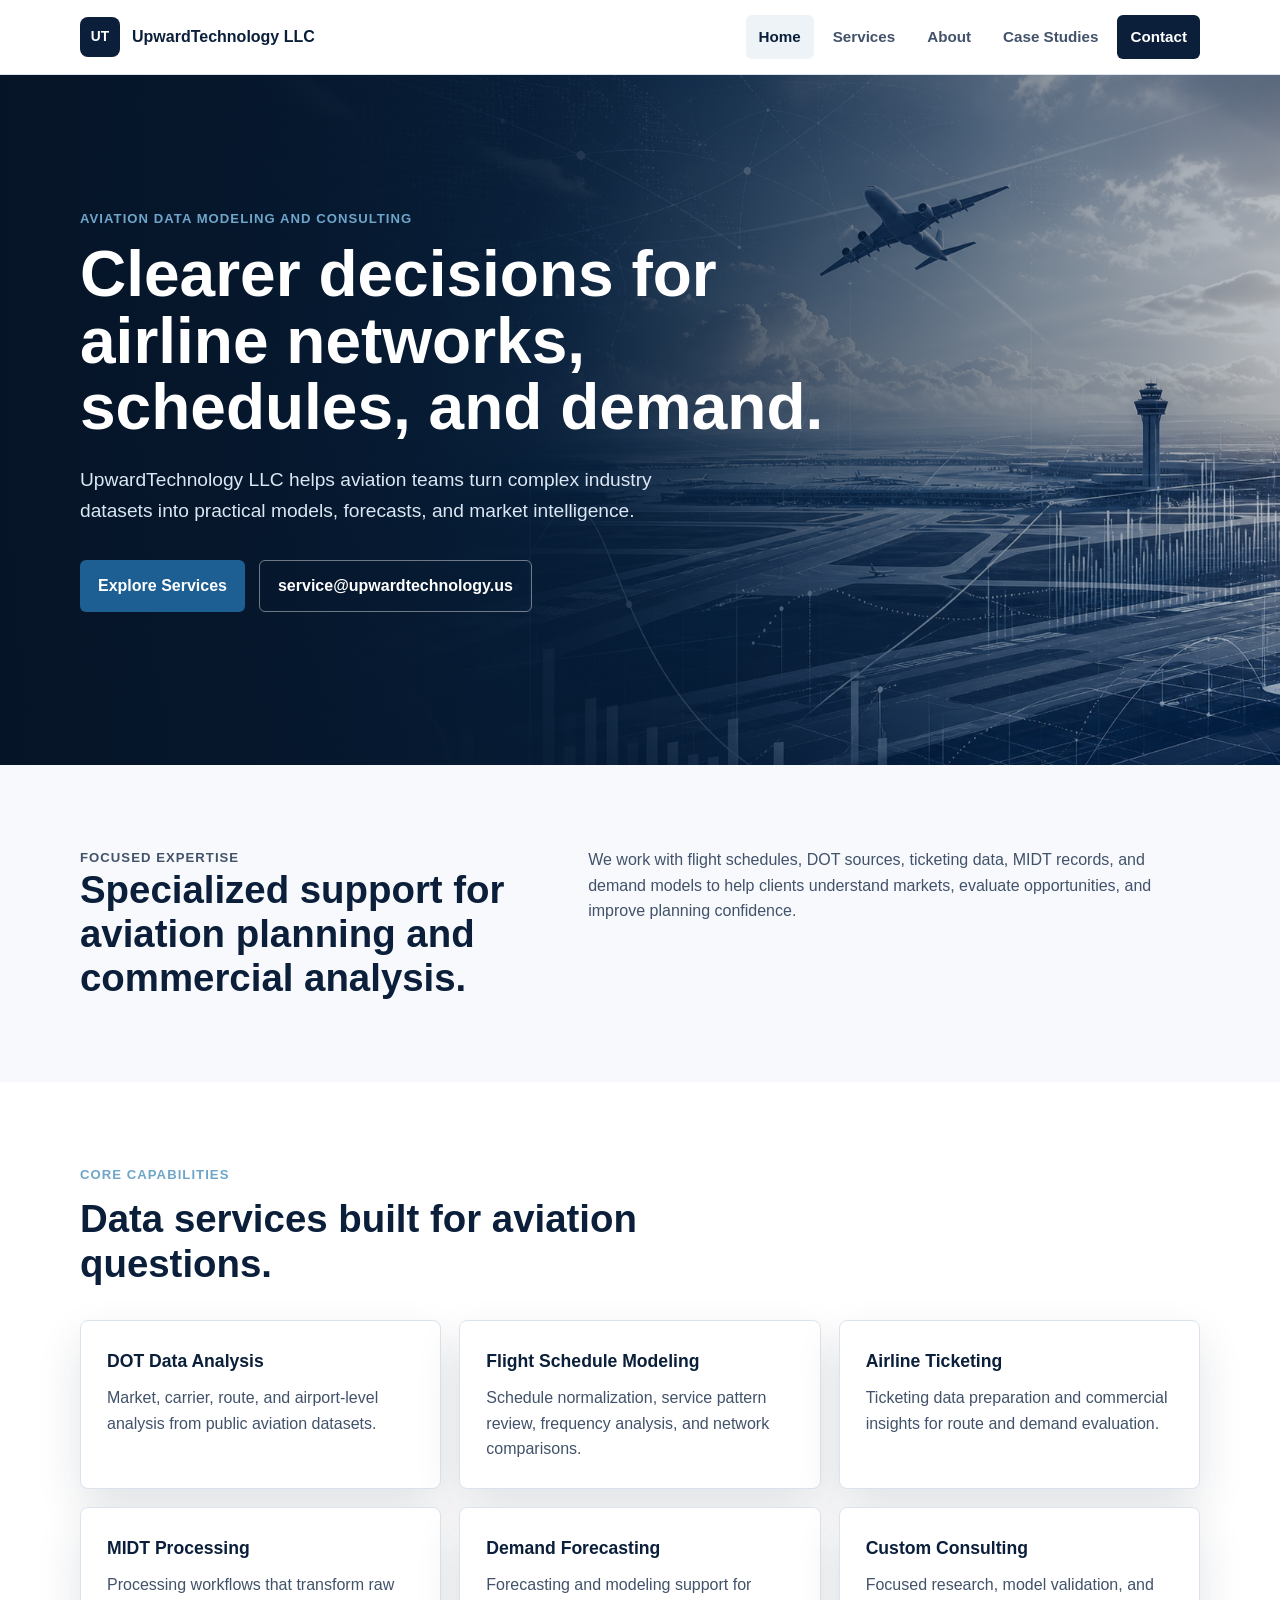
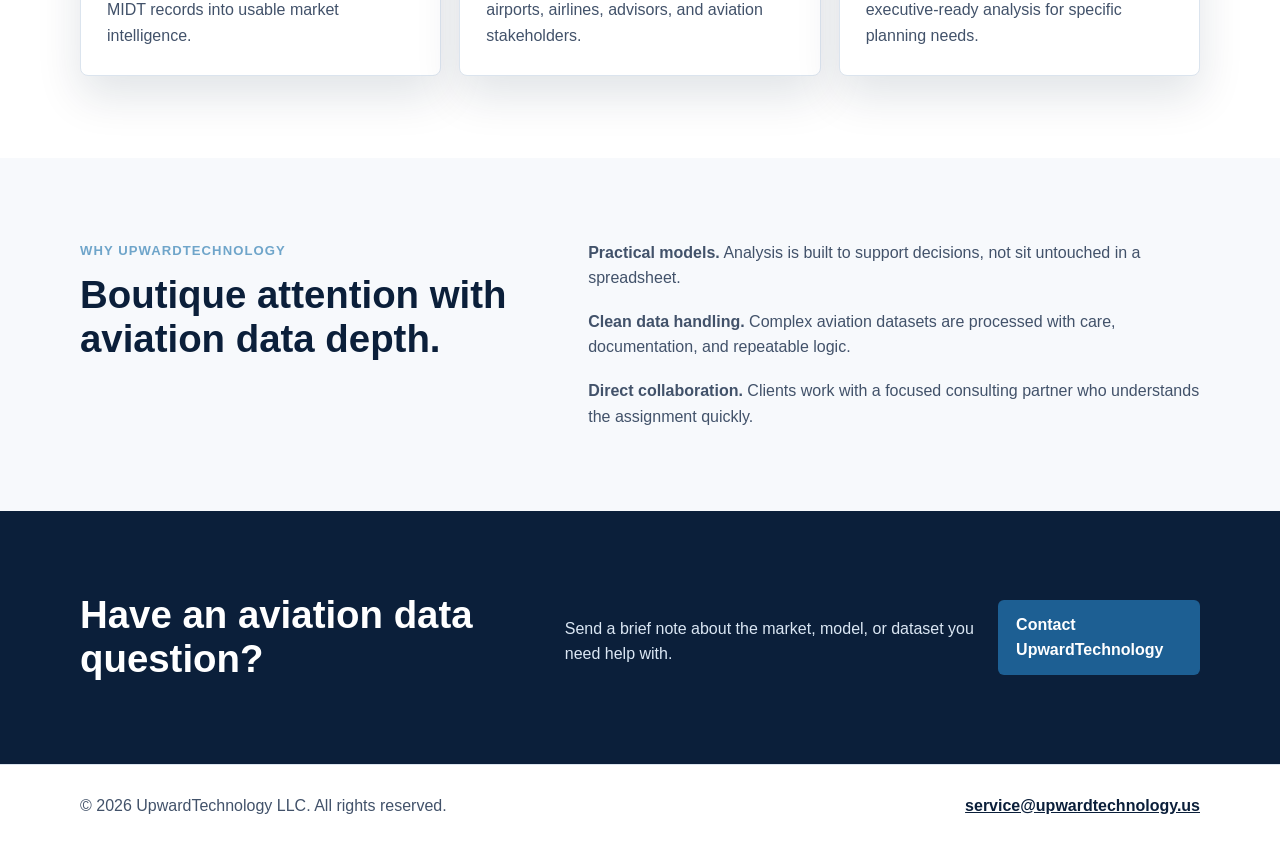
<file: index.html>
<!doctype html>
<html lang="en">
<head>
  <meta charset="utf-8">
  <meta name="viewport" content="width=device-width, initial-scale=1">
  <title>UpwardTechnology LLC | Aviation Modeling Consulting</title>
  <meta name="description" content="UpwardTechnology LLC is a boutique aviation data modeling and consulting firm specializing in airline schedules, DOT data, MIDT processing, ticketing, and demand forecasting.">
  <link rel="canonical" href="https://upwardtechnology.us/">
  <link rel="icon" href="assets/images/favicon.svg" type="image/svg+xml">
  <link rel="preload" as="image" href="assets/images/aviation-data-hero.png">
  <link rel="stylesheet" href="assets/css/styles.css">
</head>
<body>
  <a class="skip-link" href="#main">Skip to content</a>
  <header class="site-header">
    <nav class="nav container" aria-label="Main navigation">
      <a class="brand" href="index.html" aria-label="UpwardTechnology LLC home">
        <span class="brand-mark" aria-hidden="true">UT</span>
        <span>UpwardTechnology LLC</span>
      </a>
      <button class="nav-toggle" type="button" aria-expanded="false" aria-controls="nav-menu">
        <span class="sr-only">Toggle navigation</span>
        <span></span><span></span><span></span>
      </button>
      <ul class="nav-menu" id="nav-menu">
        <li><a aria-current="page" href="index.html">Home</a></li>
        <li><a href="services.html">Services</a></li>
        <li><a href="about.html">About</a></li>
        <li><a href="case-studies.html">Case Studies</a></li>
        <li><a class="nav-cta" href="contact.html">Contact</a></li>
      </ul>
    </nav>
  </header>

  <main id="main">
    <section class="hero">
      <div class="hero-media" aria-hidden="true"></div>
      <div class="container hero-content">
        <p class="eyebrow">Aviation data modeling and consulting</p>
        <h1>Clearer decisions for airline networks, schedules, and demand.</h1>
        <p class="hero-copy">UpwardTechnology LLC helps aviation teams turn complex industry datasets into practical models, forecasts, and market intelligence.</p>
        <div class="hero-actions">
          <a class="button primary" href="services.html">Explore Services</a>
          <a class="button secondary" href="mailto:service@upwardtechnology.us">service@upwardtechnology.us</a>
        </div>
      </div>
    </section>

    <section class="section intro-band">
      <div class="container intro-grid">
        <div>
          <p class="eyebrow">Focused expertise</p>
          <h2>Specialized support for aviation planning and commercial analysis.</h2>
        </div>
        <p>We work with flight schedules, DOT sources, ticketing data, MIDT records, and demand models to help clients understand markets, evaluate opportunities, and improve planning confidence.</p>
      </div>
    </section>

    <section class="section">
      <div class="container">
        <div class="section-heading">
          <p class="eyebrow">Core capabilities</p>
          <h2>Data services built for aviation questions.</h2>
        </div>
        <div class="card-grid">
          <article class="service-card">
            <h3>DOT Data Analysis</h3>
            <p>Market, carrier, route, and airport-level analysis from public aviation datasets.</p>
          </article>
          <article class="service-card">
            <h3>Flight Schedule Modeling</h3>
            <p>Schedule normalization, service pattern review, frequency analysis, and network comparisons.</p>
          </article>
          <article class="service-card">
            <h3>Airline Ticketing</h3>
            <p>Ticketing data preparation and commercial insights for route and demand evaluation.</p>
          </article>
          <article class="service-card">
            <h3>MIDT Processing</h3>
            <p>Processing workflows that transform raw MIDT records into usable market intelligence.</p>
          </article>
          <article class="service-card">
            <h3>Demand Forecasting</h3>
            <p>Forecasting and modeling support for airports, airlines, advisors, and aviation stakeholders.</p>
          </article>
          <article class="service-card">
            <h3>Custom Consulting</h3>
            <p>Focused research, model validation, and executive-ready analysis for specific planning needs.</p>
          </article>
        </div>
      </div>
    </section>

    <section class="section muted">
      <div class="container split">
        <div>
          <p class="eyebrow">Why UpwardTechnology</p>
          <h2>Boutique attention with aviation data depth.</h2>
        </div>
        <div class="feature-list">
          <p><strong>Practical models.</strong> Analysis is built to support decisions, not sit untouched in a spreadsheet.</p>
          <p><strong>Clean data handling.</strong> Complex aviation datasets are processed with care, documentation, and repeatable logic.</p>
          <p><strong>Direct collaboration.</strong> Clients work with a focused consulting partner who understands the assignment quickly.</p>
        </div>
      </div>
    </section>

    <section class="section cta-band">
      <div class="container cta-content">
        <h2>Have an aviation data question?</h2>
        <p>Send a brief note about the market, model, or dataset you need help with.</p>
        <a class="button primary" href="mailto:service@upwardtechnology.us">Contact UpwardTechnology</a>
      </div>
    </section>
  </main>

  <footer class="site-footer">
    <div class="container footer-grid">
      <p>&copy; 2026 UpwardTechnology LLC. All rights reserved.</p>
      <a href="mailto:service@upwardtechnology.us">service@upwardtechnology.us</a>
    </div>
  </footer>
  <script src="assets/js/main.js"></script>
</body>
</html>
</file>
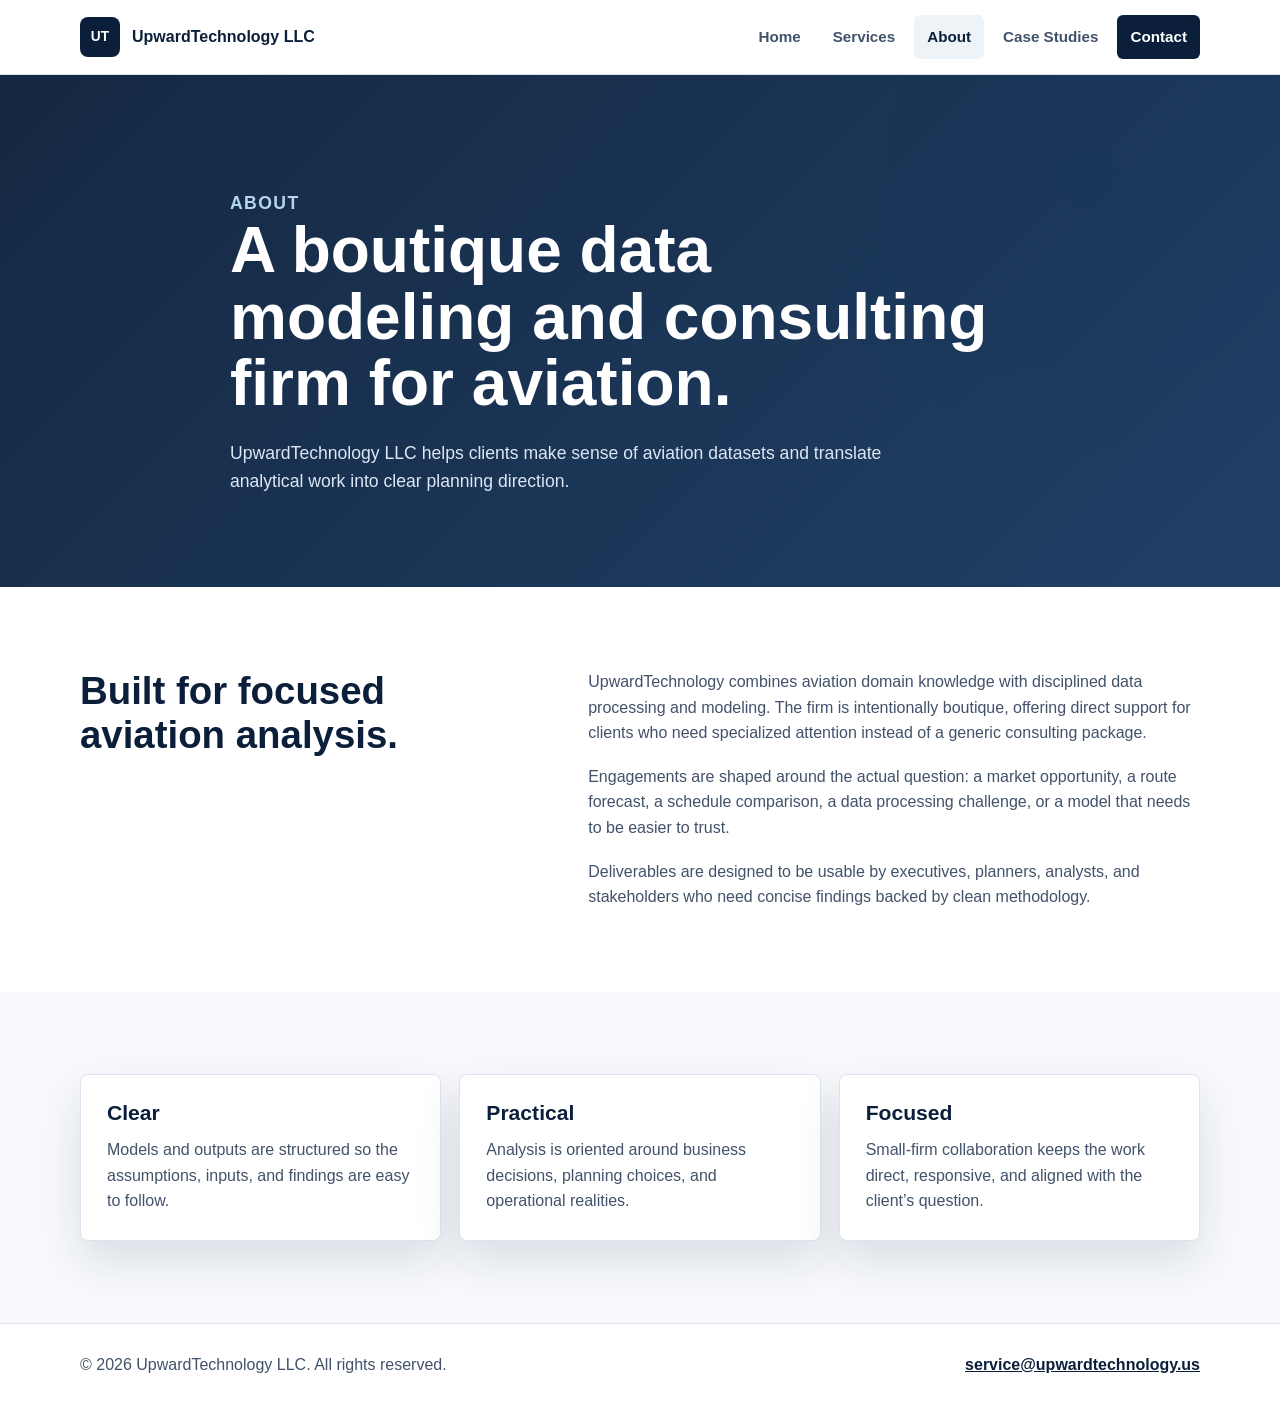
<file: about.html>
<!doctype html>
<html lang="en">
<head>
  <meta charset="utf-8">
  <meta name="viewport" content="width=device-width, initial-scale=1">
  <title>About | UpwardTechnology LLC</title>
  <meta name="description" content="UpwardTechnology LLC is a boutique aviation data modeling and consulting firm focused on practical analysis for aviation decisions.">
  <link rel="canonical" href="https://upwardtechnology.us/about.html">
  <link rel="icon" href="assets/images/favicon.svg" type="image/svg+xml">
  <link rel="stylesheet" href="assets/css/styles.css">
</head>
<body>
  <a class="skip-link" href="#main">Skip to content</a>
  <header class="site-header">
    <nav class="nav container" aria-label="Main navigation">
      <a class="brand" href="index.html"><span class="brand-mark" aria-hidden="true">UT</span><span>UpwardTechnology LLC</span></a>
      <button class="nav-toggle" type="button" aria-expanded="false" aria-controls="nav-menu"><span class="sr-only">Toggle navigation</span><span></span><span></span><span></span></button>
      <ul class="nav-menu" id="nav-menu">
        <li><a href="index.html">Home</a></li>
        <li><a href="services.html">Services</a></li>
        <li><a aria-current="page" href="about.html">About</a></li>
        <li><a href="case-studies.html">Case Studies</a></li>
        <li><a class="nav-cta" href="contact.html">Contact</a></li>
      </ul>
    </nav>
  </header>

  <main id="main">
    <section class="page-hero">
      <div class="container narrow">
        <p class="eyebrow">About</p>
        <h1>A boutique data modeling and consulting firm for aviation.</h1>
        <p>UpwardTechnology LLC helps clients make sense of aviation datasets and translate analytical work into clear planning direction.</p>
      </div>
    </section>

    <section class="section">
      <div class="container split">
        <div>
          <h2>Built for focused aviation analysis.</h2>
        </div>
        <div class="feature-list">
          <p>UpwardTechnology combines aviation domain knowledge with disciplined data processing and modeling. The firm is intentionally boutique, offering direct support for clients who need specialized attention instead of a generic consulting package.</p>
          <p>Engagements are shaped around the actual question: a market opportunity, a route forecast, a schedule comparison, a data processing challenge, or a model that needs to be easier to trust.</p>
          <p>Deliverables are designed to be usable by executives, planners, analysts, and stakeholders who need concise findings backed by clean methodology.</p>
        </div>
      </div>
    </section>

    <section class="section muted">
      <div class="container values-grid">
        <article>
          <h2>Clear</h2>
          <p>Models and outputs are structured so the assumptions, inputs, and findings are easy to follow.</p>
        </article>
        <article>
          <h2>Practical</h2>
          <p>Analysis is oriented around business decisions, planning choices, and operational realities.</p>
        </article>
        <article>
          <h2>Focused</h2>
          <p>Small-firm collaboration keeps the work direct, responsive, and aligned with the client’s question.</p>
        </article>
      </div>
    </section>
  </main>

  <footer class="site-footer">
    <div class="container footer-grid">
      <p>&copy; 2026 UpwardTechnology LLC. All rights reserved.</p>
      <a href="mailto:service@upwardtechnology.us">service@upwardtechnology.us</a>
    </div>
  </footer>
  <script src="assets/js/main.js"></script>
</body>
</html>
</file>
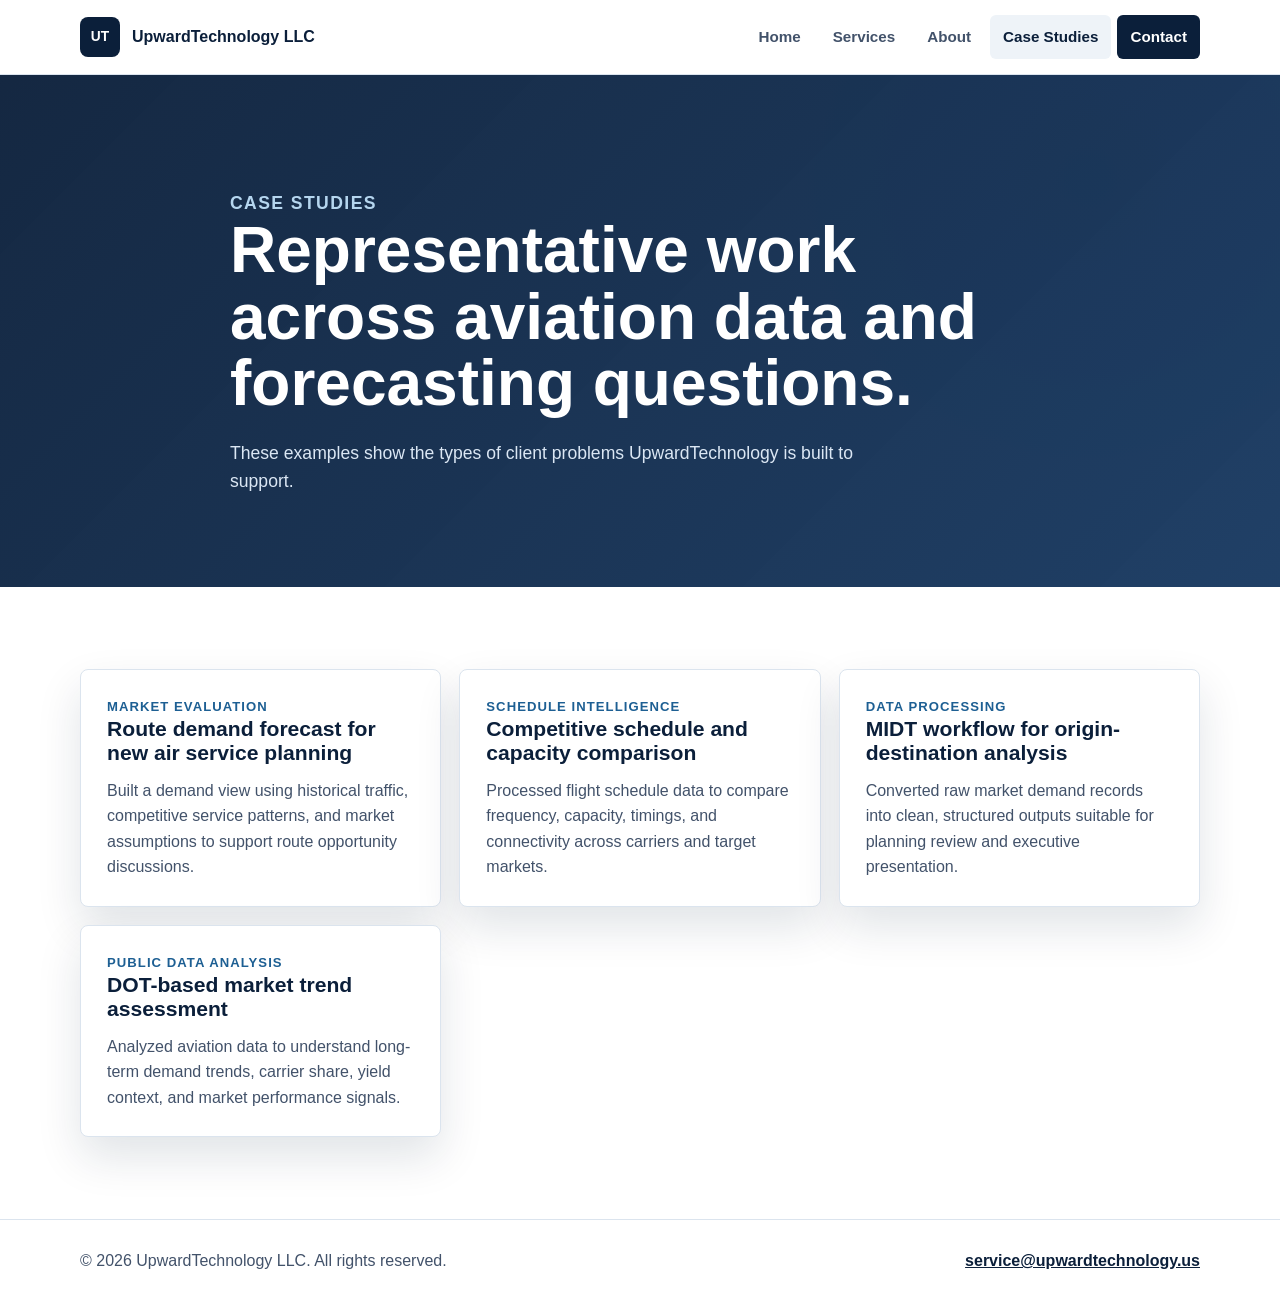
<file: case-studies.html>
<!doctype html>
<html lang="en">
<head>
  <meta charset="utf-8">
  <meta name="viewport" content="width=device-width, initial-scale=1">
  <title>Case Studies | UpwardTechnology LLC</title>
  <meta name="description" content="Sample aviation consulting case study areas for market demand forecasting, schedule analysis, MIDT processing, and DOT data modeling.">
  <link rel="canonical" href="https://upwardtechnology.us/case-studies.html">
  <link rel="icon" href="assets/images/favicon.svg" type="image/svg+xml">
  <link rel="stylesheet" href="assets/css/styles.css">
</head>
<body>
  <a class="skip-link" href="#main">Skip to content</a>
  <header class="site-header">
    <nav class="nav container" aria-label="Main navigation">
      <a class="brand" href="index.html"><span class="brand-mark" aria-hidden="true">UT</span><span>UpwardTechnology LLC</span></a>
      <button class="nav-toggle" type="button" aria-expanded="false" aria-controls="nav-menu"><span class="sr-only">Toggle navigation</span><span></span><span></span><span></span></button>
      <ul class="nav-menu" id="nav-menu">
        <li><a href="index.html">Home</a></li>
        <li><a href="services.html">Services</a></li>
        <li><a href="about.html">About</a></li>
        <li><a aria-current="page" href="case-studies.html">Case Studies</a></li>
        <li><a class="nav-cta" href="contact.html">Contact</a></li>
      </ul>
    </nav>
  </header>

  <main id="main">
    <section class="page-hero">
      <div class="container narrow">
        <p class="eyebrow">Case Studies</p>
        <h1>Representative work across aviation data and forecasting questions.</h1>
        <p>These examples show the types of client problems UpwardTechnology is built to support.</p>
      </div>
    </section>

    <section class="section">
      <div class="container case-grid">
        <article class="case-card">
          <p class="case-label">Market evaluation</p>
          <h2>Route demand forecast for new air service planning</h2>
          <p>Built a demand view using historical traffic, competitive service patterns, and market assumptions to support route opportunity discussions.</p>
        </article>
        <article class="case-card">
          <p class="case-label">Schedule intelligence</p>
          <h2>Competitive schedule and capacity comparison</h2>
          <p>Processed flight schedule data to compare frequency, capacity, timings, and connectivity across carriers and target markets.</p>
        </article>
        <article class="case-card">
          <p class="case-label">Data processing</p>
          <h2>MIDT workflow for origin-destination analysis</h2>
          <p>Converted raw market demand records into clean, structured outputs suitable for planning review and executive presentation.</p>
        </article>
        <article class="case-card">
          <p class="case-label">Public data analysis</p>
          <h2>DOT-based market trend assessment</h2>
          <p>Analyzed aviation data to understand long-term demand trends, carrier share, yield context, and market performance signals.</p>
        </article>
      </div>
    </section>
  </main>

  <footer class="site-footer">
    <div class="container footer-grid">
      <p>&copy; 2026 UpwardTechnology LLC. All rights reserved.</p>
      <a href="mailto:service@upwardtechnology.us">service@upwardtechnology.us</a>
    </div>
  </footer>
  <script src="assets/js/main.js"></script>
</body>
</html>
</file>
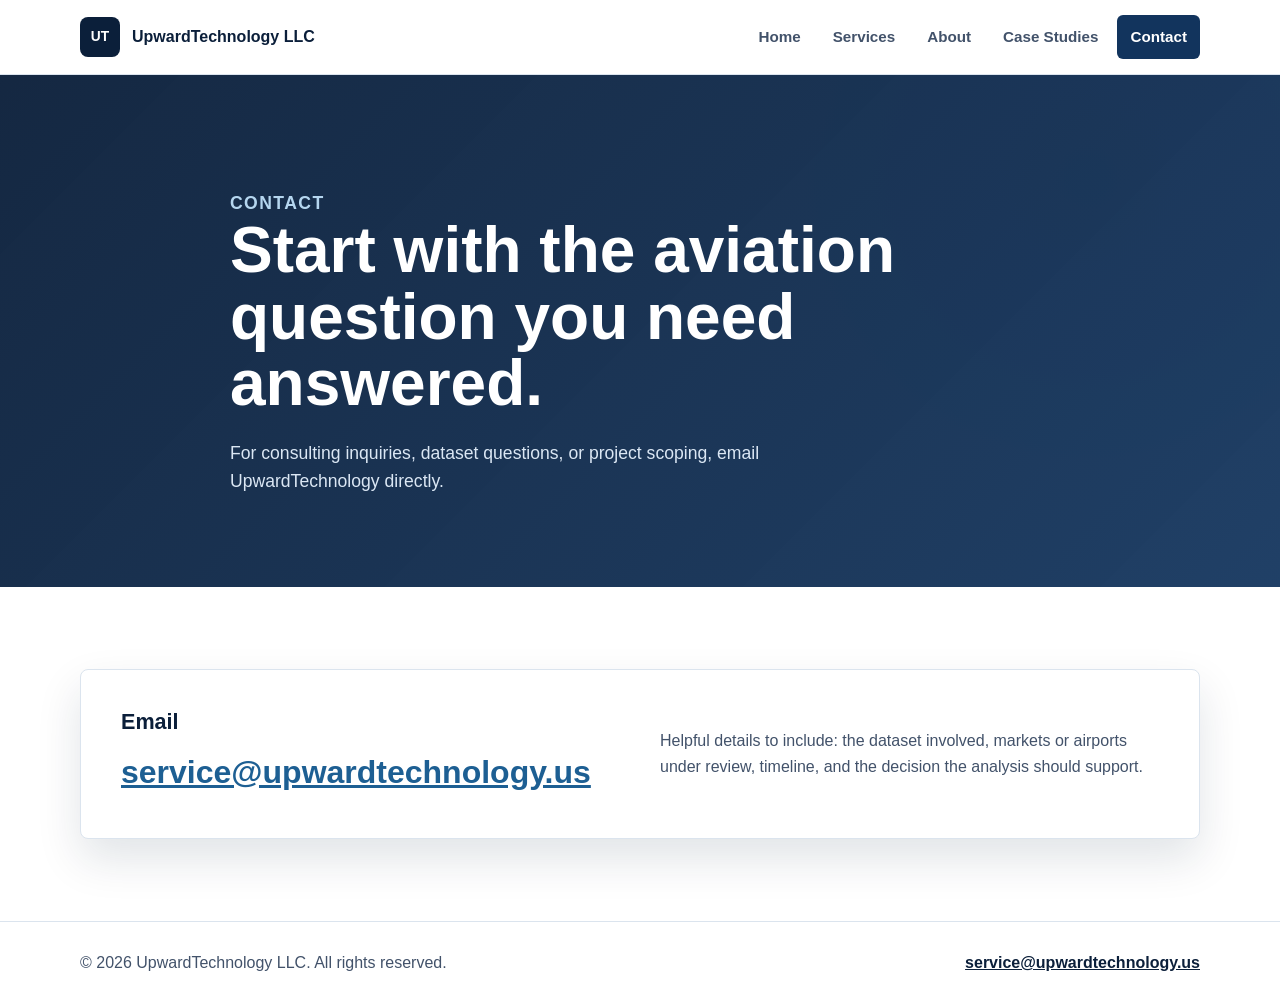
<file: contact.html>
<!doctype html>
<html lang="en">
<head>
  <meta charset="utf-8">
  <meta name="viewport" content="width=device-width, initial-scale=1">
  <title>Contact | UpwardTechnology LLC</title>
  <meta name="description" content="Contact UpwardTechnology LLC for aviation data modeling, consulting, forecasting, and data processing services.">
  <link rel="canonical" href="https://upwardtechnology.us/contact.html">
  <link rel="icon" href="assets/images/favicon.svg" type="image/svg+xml">
  <link rel="stylesheet" href="assets/css/styles.css">
</head>
<body>
  <a class="skip-link" href="#main">Skip to content</a>
  <header class="site-header">
    <nav class="nav container" aria-label="Main navigation">
      <a class="brand" href="index.html"><span class="brand-mark" aria-hidden="true">UT</span><span>UpwardTechnology LLC</span></a>
      <button class="nav-toggle" type="button" aria-expanded="false" aria-controls="nav-menu"><span class="sr-only">Toggle navigation</span><span></span><span></span><span></span></button>
      <ul class="nav-menu" id="nav-menu">
        <li><a href="index.html">Home</a></li>
        <li><a href="services.html">Services</a></li>
        <li><a href="about.html">About</a></li>
        <li><a href="case-studies.html">Case Studies</a></li>
        <li><a aria-current="page" class="nav-cta" href="contact.html">Contact</a></li>
      </ul>
    </nav>
  </header>

  <main id="main">
    <section class="page-hero">
      <div class="container narrow">
        <p class="eyebrow">Contact</p>
        <h1>Start with the aviation question you need answered.</h1>
        <p>For consulting inquiries, dataset questions, or project scoping, email UpwardTechnology directly.</p>
      </div>
    </section>

    <section class="section">
      <div class="container contact-panel">
        <div>
          <h2>Email</h2>
          <a class="contact-email" href="mailto:service@upwardtechnology.us">service@upwardtechnology.us</a>
        </div>
        <div class="contact-note">
          <p>Helpful details to include: the dataset involved, markets or airports under review, timeline, and the decision the analysis should support.</p>
        </div>
      </div>
    </section>
  </main>

  <footer class="site-footer">
    <div class="container footer-grid">
      <p>&copy; 2026 UpwardTechnology LLC. All rights reserved.</p>
      <a href="mailto:service@upwardtechnology.us">service@upwardtechnology.us</a>
    </div>
  </footer>
  <script src="assets/js/main.js"></script>
</body>
</html>
</file>
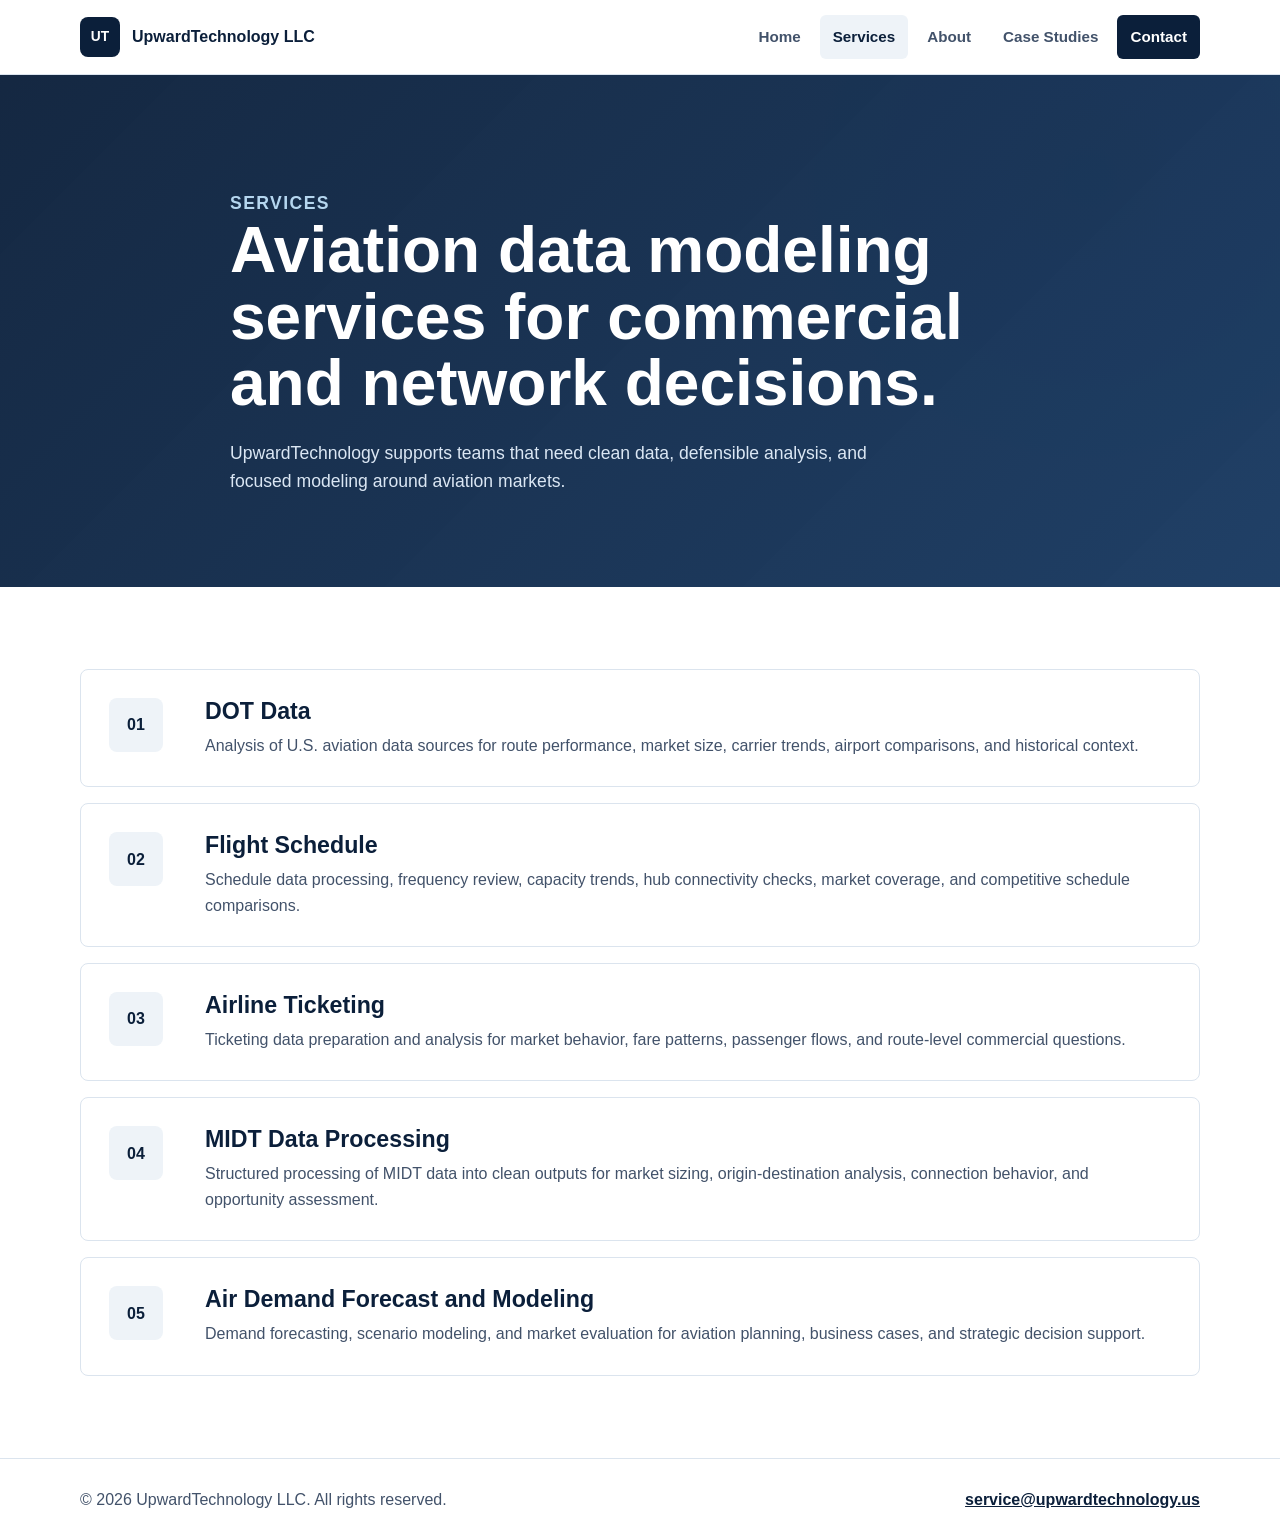
<file: services.html>
<!doctype html>
<html lang="en">
<head>
  <meta charset="utf-8">
  <meta name="viewport" content="width=device-width, initial-scale=1">
  <title>Services | UpwardTechnology LLC</title>
  <meta name="description" content="Aviation consulting services for DOT data, flight schedules, airline ticketing, MIDT data processing, and air demand forecasting.">
  <link rel="canonical" href="https://upwardtechnology.us/services.html">
  <link rel="icon" href="assets/images/favicon.svg" type="image/svg+xml">
  <link rel="stylesheet" href="assets/css/styles.css">
</head>
<body>
  <a class="skip-link" href="#main">Skip to content</a>
  <header class="site-header">
    <nav class="nav container" aria-label="Main navigation">
      <a class="brand" href="index.html"><span class="brand-mark" aria-hidden="true">UT</span><span>UpwardTechnology LLC</span></a>
      <button class="nav-toggle" type="button" aria-expanded="false" aria-controls="nav-menu"><span class="sr-only">Toggle navigation</span><span></span><span></span><span></span></button>
      <ul class="nav-menu" id="nav-menu">
        <li><a href="index.html">Home</a></li>
        <li><a aria-current="page" href="services.html">Services</a></li>
        <li><a href="about.html">About</a></li>
        <li><a href="case-studies.html">Case Studies</a></li>
        <li><a class="nav-cta" href="contact.html">Contact</a></li>
      </ul>
    </nav>
  </header>

  <main id="main">
    <section class="page-hero">
      <div class="container narrow">
        <p class="eyebrow">Services</p>
        <h1>Aviation data modeling services for commercial and network decisions.</h1>
        <p>UpwardTechnology supports teams that need clean data, defensible analysis, and focused modeling around aviation markets.</p>
      </div>
    </section>

    <section class="section">
      <div class="container services-list">
        <article class="service-detail">
          <div class="service-number">01</div>
          <div>
            <h2>DOT Data</h2>
            <p>Analysis of U.S. aviation data sources for route performance, market size, carrier trends, airport comparisons, and historical context.</p>
          </div>
        </article>
        <article class="service-detail">
          <div class="service-number">02</div>
          <div>
            <h2>Flight Schedule</h2>
            <p>Schedule data processing, frequency review, capacity trends, hub connectivity checks, market coverage, and competitive schedule comparisons.</p>
          </div>
        </article>
        <article class="service-detail">
          <div class="service-number">03</div>
          <div>
            <h2>Airline Ticketing</h2>
            <p>Ticketing data preparation and analysis for market behavior, fare patterns, passenger flows, and route-level commercial questions.</p>
          </div>
        </article>
        <article class="service-detail">
          <div class="service-number">04</div>
          <div>
            <h2>MIDT Data Processing</h2>
            <p>Structured processing of MIDT data into clean outputs for market sizing, origin-destination analysis, connection behavior, and opportunity assessment.</p>
          </div>
        </article>
        <article class="service-detail">
          <div class="service-number">05</div>
          <div>
            <h2>Air Demand Forecast and Modeling</h2>
            <p>Demand forecasting, scenario modeling, and market evaluation for aviation planning, business cases, and strategic decision support.</p>
          </div>
        </article>
      </div>
    </section>
  </main>

  <footer class="site-footer">
    <div class="container footer-grid">
      <p>&copy; 2026 UpwardTechnology LLC. All rights reserved.</p>
      <a href="mailto:service@upwardtechnology.us">service@upwardtechnology.us</a>
    </div>
  </footer>
  <script src="assets/js/main.js"></script>
</body>
</html>
</file>
<file: assets/css/styles.css>
:root {
  --navy: #0b1f3a;
  --navy-2: #12345d;
  --blue: #1d5f93;
  --gray-50: #f7f9fc;
  --gray-100: #eef3f8;
  --gray-200: #dbe4ee;
  --gray-700: #42526a;
  --white: #ffffff;
  --ink: #102033;
  --shadow: 0 20px 45px rgba(11, 31, 58, 0.12);
  --radius: 8px;
}

* {
  box-sizing: border-box;
}

html {
  scroll-behavior: smooth;
}

body {
  margin: 0;
  font-family: Arial, Helvetica, sans-serif;
  color: var(--ink);
  background: var(--white);
  line-height: 1.6;
}

img {
  max-width: 100%;
  display: block;
}

a {
  color: inherit;
}

.container {
  width: min(1120px, calc(100% - 40px));
  margin: 0 auto;
}

.narrow {
  max-width: 820px;
}

.skip-link {
  position: absolute;
  left: 16px;
  top: -48px;
  z-index: 10;
  padding: 10px 14px;
  background: var(--white);
  color: var(--navy);
  border-radius: 4px;
  transition: top 0.2s ease;
}

.skip-link:focus {
  top: 12px;
}

.sr-only {
  position: absolute;
  width: 1px;
  height: 1px;
  padding: 0;
  margin: -1px;
  overflow: hidden;
  clip: rect(0, 0, 0, 0);
  white-space: nowrap;
  border: 0;
}

.site-header {
  position: sticky;
  top: 0;
  z-index: 5;
  background: rgba(255, 255, 255, 0.96);
  border-bottom: 1px solid var(--gray-200);
  backdrop-filter: blur(10px);
}

.nav {
  min-height: 74px;
  display: flex;
  align-items: center;
  justify-content: space-between;
  gap: 24px;
}

.brand {
  display: inline-flex;
  align-items: center;
  gap: 12px;
  text-decoration: none;
  color: var(--navy);
  font-weight: 700;
}

.brand-mark {
  width: 40px;
  height: 40px;
  display: grid;
  place-items: center;
  border-radius: 8px;
  background: var(--navy);
  color: var(--white);
  font-size: 0.86rem;
  letter-spacing: 0;
}

.nav-menu {
  display: flex;
  align-items: center;
  gap: 6px;
  padding: 0;
  margin: 0;
  list-style: none;
}

.nav-menu a {
  display: block;
  padding: 10px 13px;
  border-radius: 6px;
  color: var(--gray-700);
  text-decoration: none;
  font-weight: 600;
  font-size: 0.95rem;
}

.nav-menu a:hover,
.nav-menu a[aria-current="page"] {
  color: var(--navy);
  background: var(--gray-100);
}

.nav-menu .nav-cta {
  color: var(--white);
  background: var(--navy);
}

.nav-menu .nav-cta:hover,
.nav-menu .nav-cta[aria-current="page"] {
  color: var(--white);
  background: var(--navy-2);
}

.nav-toggle {
  display: none;
  width: 42px;
  height: 42px;
  border: 1px solid var(--gray-200);
  border-radius: 8px;
  background: var(--white);
  padding: 9px;
}

.nav-toggle span:not(.sr-only) {
  display: block;
  height: 2px;
  margin: 5px 0;
  background: var(--navy);
}

.hero {
  position: relative;
  min-height: 690px;
  display: grid;
  align-items: center;
  overflow: hidden;
  background: var(--navy);
}

.hero-media {
  position: absolute;
  inset: 0;
  background:
    linear-gradient(90deg, rgba(6, 20, 38, 0.95) 0%, rgba(7, 27, 50, 0.82) 38%, rgba(7, 27, 50, 0.26) 100%),
    url("../images/aviation-data-hero.png") center / cover no-repeat;
}

.hero-content {
  position: relative;
  padding: 96px 0 116px;
  color: var(--white);
}

.eyebrow {
  margin: 0 0 12px;
  color: #6fa5ca;
  font-size: 0.82rem;
  font-weight: 700;
  letter-spacing: 0.08em;
  text-transform: uppercase;
}

.hero h1,
.page-hero h1 {
  max-width: 770px;
  margin: 0;
  font-size: clamp(2.45rem, 5vw, 4.8rem);
  line-height: 1.04;
  letter-spacing: 0;
}

.hero-copy {
  max-width: 610px;
  margin: 24px 0 0;
  color: #dbe7f4;
  font-size: 1.2rem;
}

.hero-actions {
  display: flex;
  flex-wrap: wrap;
  gap: 14px;
  margin-top: 34px;
}

.button {
  display: inline-flex;
  align-items: center;
  justify-content: center;
  min-height: 48px;
  padding: 12px 18px;
  border-radius: 6px;
  text-decoration: none;
  font-weight: 700;
}

.button.primary {
  background: var(--blue);
  color: var(--white);
}

.button.primary:hover {
  background: #184f7c;
}

.button.secondary {
  color: var(--white);
  border: 1px solid rgba(255, 255, 255, 0.42);
}

.button.secondary:hover {
  background: rgba(255, 255, 255, 0.12);
}

.section {
  padding: 82px 0;
}

.intro-band,
.muted {
  background: var(--gray-50);
}

.intro-grid,
.split {
  display: grid;
  grid-template-columns: minmax(0, 0.85fr) minmax(0, 1.15fr);
  gap: 56px;
  align-items: start;
}

h1,
h2,
h3,
p {
  overflow-wrap: break-word;
}

h2 {
  margin: 0;
  color: var(--navy);
  font-size: clamp(1.75rem, 3vw, 2.55rem);
  line-height: 1.15;
  letter-spacing: 0;
}

h3 {
  margin: 0 0 10px;
  color: var(--navy);
  font-size: 1.1rem;
}

.section-heading {
  max-width: 720px;
  margin-bottom: 34px;
}

.card-grid,
.case-grid,
.values-grid {
  display: grid;
  grid-template-columns: repeat(3, minmax(0, 1fr));
  gap: 18px;
}

.service-card,
.case-card,
.values-grid article,
.contact-panel {
  border: 1px solid var(--gray-200);
  border-radius: var(--radius);
  background: var(--white);
  box-shadow: var(--shadow);
}

.service-card,
.case-card,
.values-grid article {
  padding: 26px;
}

.service-card p,
.case-card p,
.values-grid p,
.feature-list p,
.intro-grid p,
.contact-note p,
.page-hero p {
  margin: 0;
  color: var(--gray-700);
}

.feature-list {
  display: grid;
  gap: 18px;
}

.cta-band {
  background: var(--navy);
  color: var(--white);
}

.cta-content {
  display: flex;
  align-items: center;
  justify-content: space-between;
  gap: 24px;
}

.cta-content h2 {
  color: var(--white);
}

.cta-content p {
  margin: 8px 0 0;
  color: #dbe7f4;
}

.page-hero {
  padding: 92px 0;
  background:
    linear-gradient(135deg, rgba(11, 31, 58, 0.96), rgba(18, 52, 93, 0.94)),
    radial-gradient(circle at 85% 20%, rgba(111, 165, 202, 0.22), transparent 34%);
  color: var(--white);
}

.page-hero .eyebrow {
  color: #b5d6ef;
}

.page-hero p {
  max-width: 680px;
  margin-top: 22px;
  color: #dbe7f4;
  font-size: 1.1rem;
}

.services-list {
  display: grid;
  gap: 16px;
}

.service-detail {
  display: grid;
  grid-template-columns: 72px 1fr;
  gap: 24px;
  padding: 28px;
  border: 1px solid var(--gray-200);
  border-radius: var(--radius);
  background: var(--white);
}

.service-detail h2 {
  font-size: 1.45rem;
  margin-bottom: 8px;
}

.service-detail p {
  margin: 0;
  color: var(--gray-700);
}

.service-number {
  width: 54px;
  height: 54px;
  display: grid;
  place-items: center;
  border-radius: 8px;
  background: var(--gray-100);
  color: var(--navy);
  font-weight: 700;
}

.case-label {
  margin-bottom: 14px;
  color: var(--blue) !important;
  font-size: 0.82rem;
  font-weight: 700;
  letter-spacing: 0.08em;
  text-transform: uppercase;
}

.case-card h2,
.values-grid h2 {
  margin-bottom: 12px;
  font-size: 1.32rem;
}

.contact-panel {
  display: grid;
  grid-template-columns: 1fr 1fr;
  gap: 40px;
  padding: 40px;
  align-items: center;
}

.contact-panel h2 {
  margin-bottom: 12px;
  font-size: 1.35rem;
}

.contact-email {
  color: var(--blue);
  font-size: clamp(1.25rem, 3vw, 2rem);
  font-weight: 700;
}

.site-footer {
  padding: 28px 0;
  border-top: 1px solid var(--gray-200);
  background: var(--white);
  color: var(--gray-700);
}

.footer-grid {
  display: flex;
  align-items: center;
  justify-content: space-between;
  gap: 18px;
}

.footer-grid p {
  margin: 0;
}

.footer-grid a {
  color: var(--navy);
  font-weight: 700;
}

@media (max-width: 860px) {
  .container {
    width: min(100% - 32px, 1120px);
  }

  .nav-toggle {
    display: block;
  }

  .nav-menu {
    position: absolute;
    left: 16px;
    right: 16px;
    top: 74px;
    display: none;
    flex-direction: column;
    align-items: stretch;
    padding: 12px;
    border: 1px solid var(--gray-200);
    border-radius: 8px;
    background: var(--white);
    box-shadow: var(--shadow);
  }

  .nav-menu.is-open {
    display: flex;
  }

  .nav-menu a {
    padding: 12px 14px;
  }

  .hero {
    min-height: 620px;
  }

  .hero-media {
    background:
      linear-gradient(90deg, rgba(6, 20, 38, 0.96) 0%, rgba(7, 27, 50, 0.86) 60%, rgba(7, 27, 50, 0.55) 100%),
      url("../images/aviation-data-hero.png") center / cover no-repeat;
  }

  .hero-content {
    padding: 78px 0 92px;
  }

  .intro-grid,
  .split,
  .contact-panel {
    grid-template-columns: 1fr;
    gap: 28px;
  }

  .card-grid,
  .case-grid,
  .values-grid {
    grid-template-columns: 1fr 1fr;
  }

  .cta-content {
    display: block;
  }

  .cta-content .button {
    margin-top: 22px;
  }
}

@media (max-width: 620px) {
  .brand span:last-child {
    max-width: 210px;
  }

  .section {
    padding: 60px 0;
  }

  .page-hero {
    padding: 70px 0;
  }

  .hero h1,
  .page-hero h1 {
    font-size: 2.35rem;
  }

  .hero-copy {
    font-size: 1.05rem;
  }

  .button {
    width: 100%;
  }

  .card-grid,
  .case-grid,
  .values-grid {
    grid-template-columns: 1fr;
  }

  .service-detail {
    grid-template-columns: 1fr;
    gap: 14px;
    padding: 24px;
  }

  .footer-grid {
    display: grid;
  }
}
</file>
